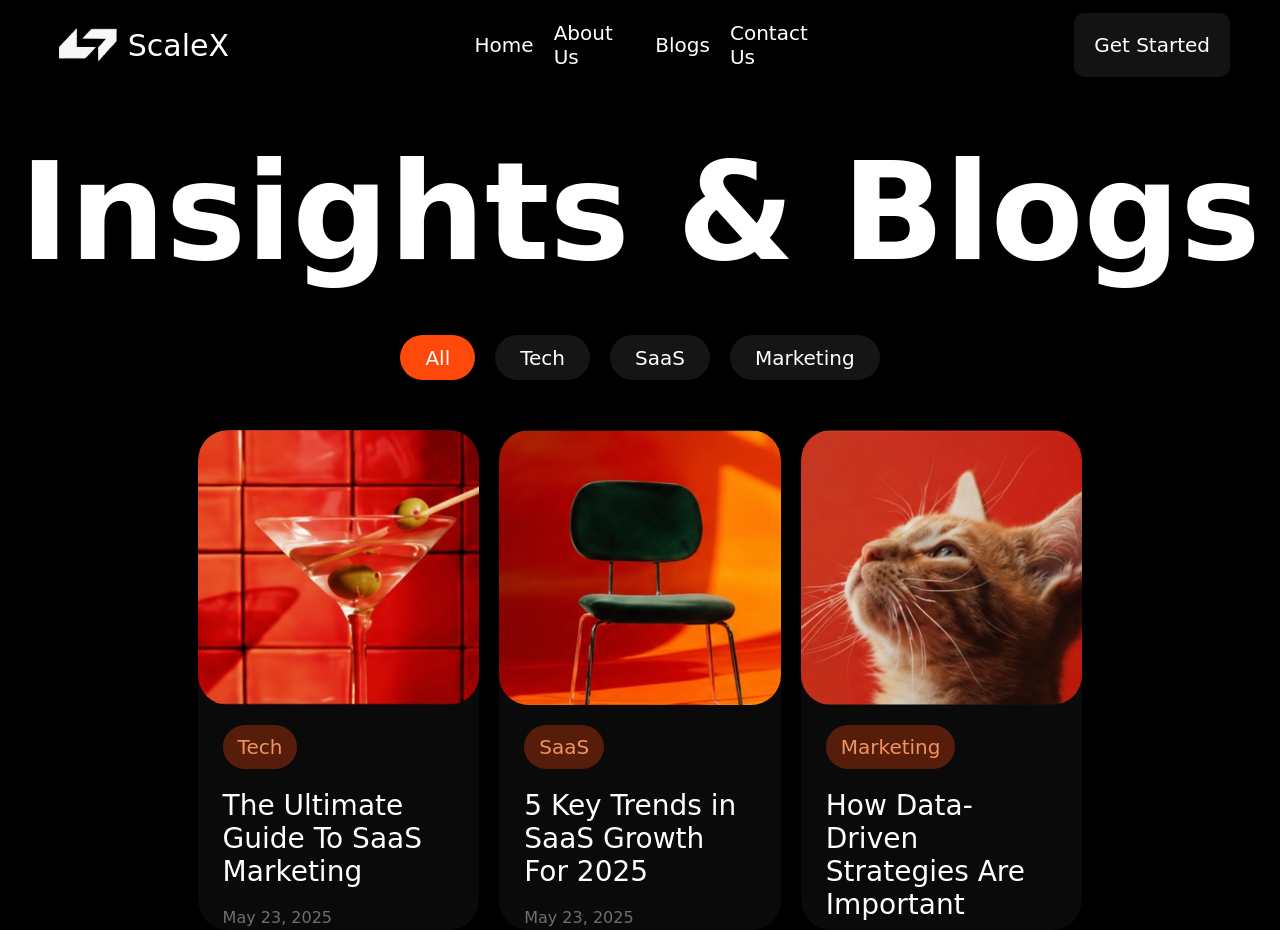
<file: Task 2/index.html>
<!DOCTYPE html>
<html lang="en">

<head>
    <meta charset="UTF-8">
    <meta name="viewport" content="width=device-width, initial-scale=1.0">
    <title>ScaleX</title>
    <link rel="stylesheet" href="style.css">
</head>

<body>
    <nav>
        <div class="logo">
            <img src="logo.png" alt="logo image">
            <h2>ScaleX</h2>
        </div>
        <div class="pages">
            <a href="">Home</a>
            <a href="">About Us</a>
            <a href="">Blogs</a>
            <a href="">Contact Us</a>
        </div>
        <button>Get Started</button>
    </nav>
    <div class="hero">
        <h1>Insights & Blogs</h1>
    </div>
    <div class="navigations">
        <button>All</button>
        <button>Tech</button>
        <button>SaaS</button>
        <button>Marketing</button>
    </div>
    <div class="main">
        <div class="cards">
            <div class="box">
                <img src="glass.png" alt="glass image">
            </div>
            <div class="content">
                <div class="tag">Tech</div>
                <h3>The Ultimate Guide To SaaS Marketing</h3>
                <span>May 23, 2025</span>
            </div>
        </div>
        <div class="cards">
            <div class="box">
                <img src="chair.png" alt="chair image">
            </div>
            <div class="content">
                <div class="tag">SaaS</div>
                <h3>5 Key Trends in SaaS Growth For 2025</h3>
                <span>May 23, 2025</span>
            </div>
        </div>
        <div class="cards">
            <div class="box">
                <img src="cat.png" alt="cat image">
            </div>

            <div class="content">
                <div class="tag">Marketing</div>
                <h3>How Data-Driven Strategies Are Important</h3>
                <span>May 23, 2025</span>
            </div>
        </div>
    </div>
</body>

</html>
</file>
<file: Task 2/style.css>
* {
    box-sizing: border-box;
    margin: 0px;
    padding: 0px;
    font-family: system-ui, -apple-system, BlinkMacSystemFont, 'Segoe UI', Roboto, Oxygen, Ubuntu, Cantarell, 'Open Sans', 'Helvetica Neue', sans-serif;
}

body {
    background-color: black;
    color: white;
    height: 100vh;
}

nav {
    display: flex;
    align-items: center;
    justify-content: space-between;
    padding: 30px 50px;
    height: 10vh;

}

.logo {
    display: flex;
    align-items: center;
}

.logo h2 {
    font-size: 30px;
    font-weight: 500;
}

.logo img {
    height: 60px;
}

.pages {
    width: 30%;
    display: flex;
    justify-content: space-evenly;
    align-items: center;
    gap: 20px;
}

.pages a {
    color: white;
    text-decoration: none;
    font-size: 20px;
}

nav button {
    background-color: #131313;
    color: white;
    font-size: 20px;
    border: none;
    padding: 20px;
    border-radius: 10px;
}

.hero {
    height: 25%;
    display: flex;
    align-items: center;
    justify-content: center;
    margin: 10px;
}

.hero h1 {
    font-size: 15vh;
    font-weight: 600;
}

.navigations {
    display: flex;
    align-items: center;
    justify-content: center;
    gap: 20px;
    margin-bottom: 50px;
}

.navigations button {
    background-color: #151515;
    height: 5vh;
    padding: 15px 25px;
    border: none;
    border-radius: 25px;
    font-size: 20px;
    color: white;
    display: flex;
    align-items: center;
    justify-content: center;
}

.navigations button:first-child {
    background-color: #fe490b;
}

.main {
    display: flex;
    align-items: center;
    justify-content: center;
    gap: 20px;
}

.cards {
    background-color: #0a0a0a;
    border-radius: 30px;
    height: 500px;
    width: 22vw;
    overflow: hidden;
}

.box {
    border-radius: 30px;
    height: 55%;
    overflow: hidden;
}

.cards img {
    width: 100%;
    height: 100%;
    object-fit: cover;
}

.content {
    padding: 20px 25px;
}

.tag {
    background-color: #561e0a;
    color: #ef9360;
    width: fit-content;
    font-size: 20px;
    padding: 10px 15px;
    border-radius: 27px;
}

.content h3 {
    margin: 20px 0px;
    font-size: 28px;
    font-weight: 500;
}

.content span {
    color: #6f6f6f;
}
</file>
<file: Assignment 2/Task 1/style.css>
* {
    box-sizing: border-box;
    margin: 0px;
    padding: 0px;
    font-family: system-ui, -apple-system, BlinkMacSystemFont, 'Segoe UI', Roboto, Oxygen, Ubuntu, Cantarell, 'Open Sans', 'Helvetica Neue', sans-serif;
}

body {
    background-color: black;
    color: white;
    height: 100vh;
}

nav {
    display: flex;
    align-items: center;
    justify-content: space-between;
    padding: 30px 50px;
    height: 10vh;

}

.logo {
    display: flex;
    align-items: center;
}

.logo h2 {
    font-size: 30px;
    font-weight: 500;
}

.logo img {
    height: 60px;
}

.pages {
    width: 30%;
    display: flex;
    justify-content: space-evenly;
    align-items: center;
    gap: 20px;
}

.pages a {
    color: white;
    text-decoration: none;
    font-size: 20px;
}

nav button {
    background-color: #131313;
    color: white;
    font-size: 20px;
    border: none;
    padding: 20px;
    border-radius: 10px;
}

.hero {
    height: 25%;
    display: flex;
    align-items: center;
    justify-content: center;
    margin: 10px;
}

.hero h1 {
    font-size: 15vh;
    font-weight: 600;
}

.navigations {
    display: flex;
    align-items: center;
    justify-content: center;
    gap: 20px;
    margin-bottom: 50px;
}

.navigations button {
    background-color: #151515;
    height: 5vh;
    padding: 15px 25px;
    border: none;
    border-radius: 25px;
    font-size: 20px;
    color: white;
    display: flex;
    align-items: center;
    justify-content: center;
}

.navigations button:first-child {
    background-color: #fe490b;
}

.main {
    display: flex;
    align-items: center;
    justify-content: center;
    gap: 20px;
}

.cards {
    background-color: #0a0a0a;
    border-radius: 30px;
    height: 500px;
    width: 22vw;
    overflow: hidden;
}

.box {
    border-radius: 30px;
    height: 55%;
    overflow: hidden;
}

.cards img {
    width: 100%;
    height: 100%;
    object-fit: cover;
}

.content {
    padding: 20px 25px;
}

.tag {
    background-color: #561e0a;
    color: #ef9360;
    width: fit-content;
    font-size: 20px;
    padding: 10px 15px;
    border-radius: 27px;
}

.content h3 {
    margin: 20px 0px;
    font-size: 28px;
    font-weight: 500;
}

.content span {
    color: #6f6f6f;
}
</file>
